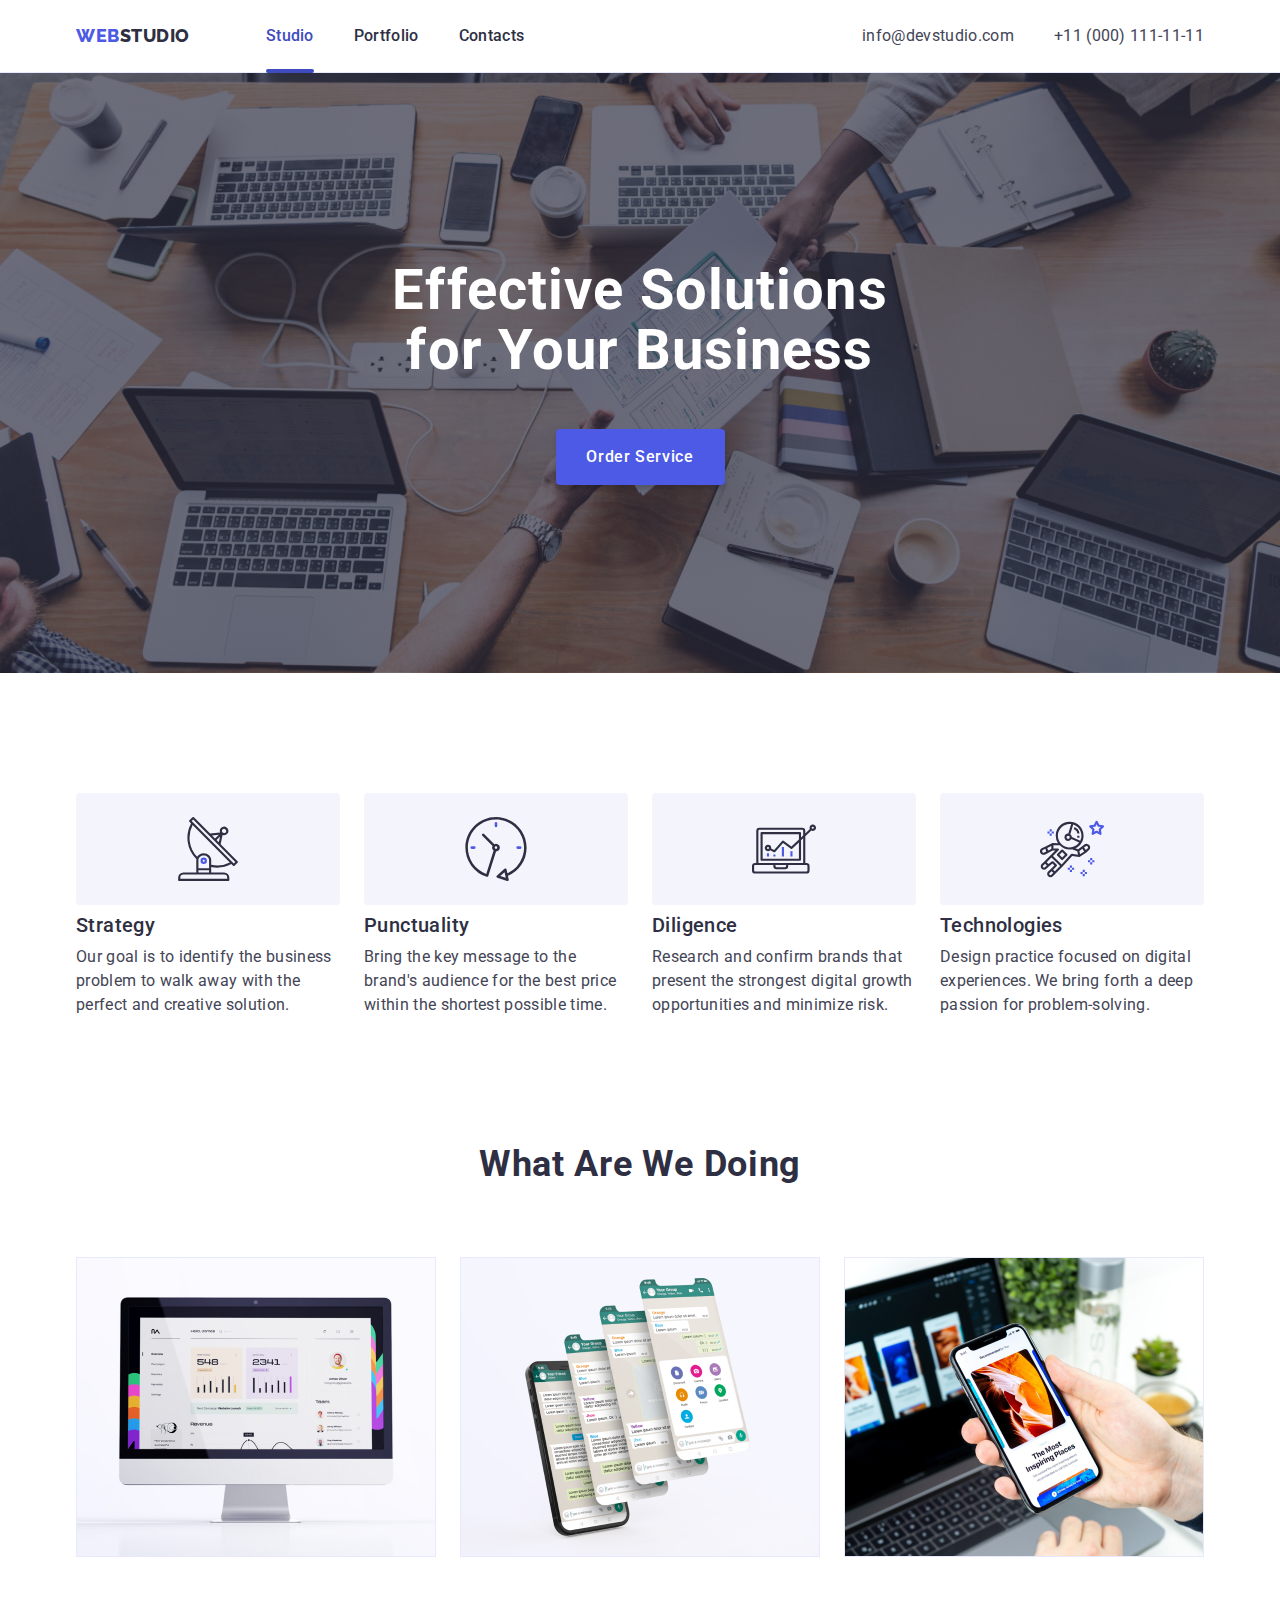
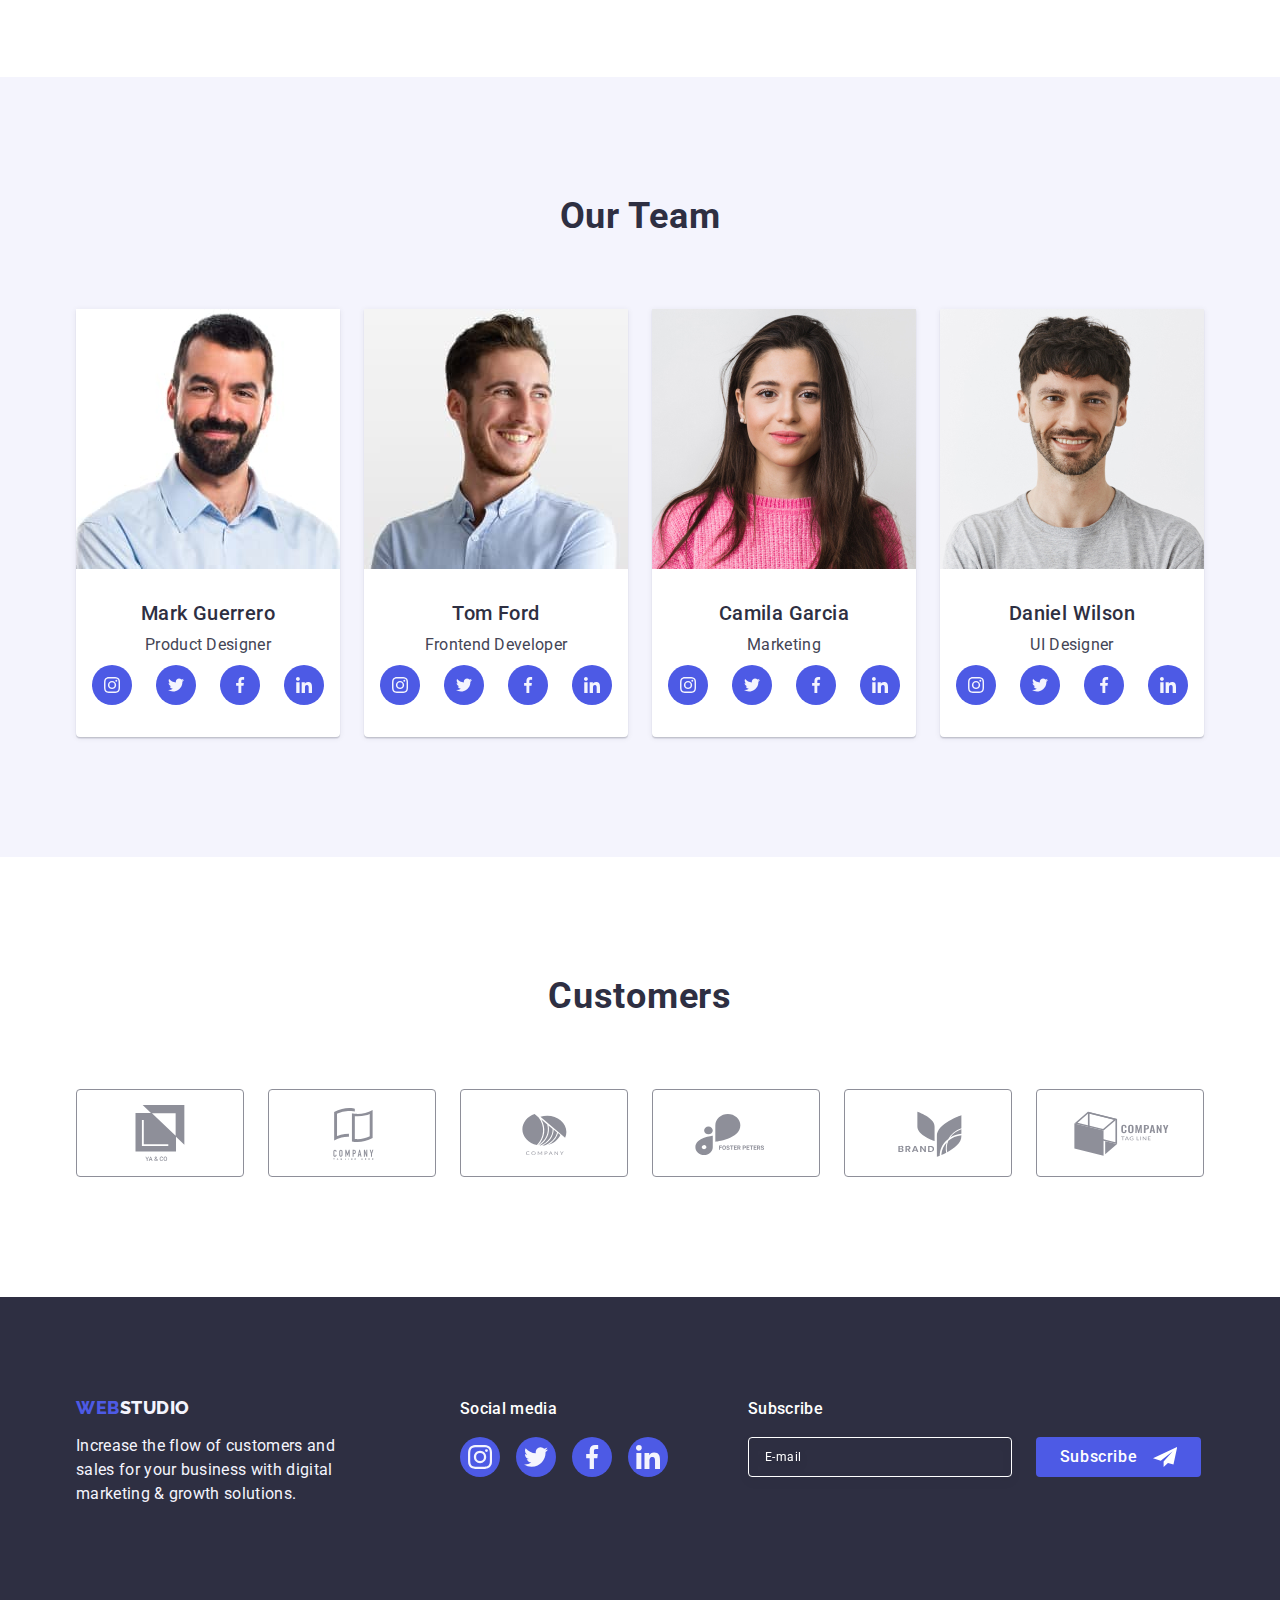
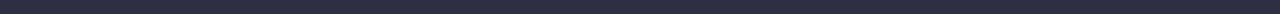
<file: index.html>
<!DOCTYPE html>
<html lang="en">
  <head>
    <meta charset="UTF-8" />
    <meta http-equiv="X-UA-Compatible" content="IE=edge" />
    <meta name="viewport" content="width=device-width, initial-scale=1.0" />
    <title>Document</title>
    <link
      rel="stylesheet"
      href="https://cdnjs.cloudflare.com/ajax/libs/modern-normalize/1.0.0/modern-normalize.min.css"
    />
    <link rel="stylesheet" href="./css/style.css" />

    <link rel="preconnect" href="https://fonts.googleapis.com" />
    <link rel="preconnect" href="https://fonts.gstatic.com" crossorigin />
    <link
      href="https://fonts.googleapis.com/css2?family=Roboto:wght@400;500;700;900&display=swap"
      rel="stylesheet"
    />

    <link rel="preconnect" href="https://fonts.googleapis.com" />
    <link rel="preconnect" href="https://fonts.gstatic.com" crossorigin />
    <link
      href="https://fonts.googleapis.com/css2?family=Raleway:wght@800&display=swap"
      rel="stylesheet"
    />
  </head>

  <body class="main-page">
    <header class="main-header">
      <div class="container head">
        <nav class="main-navigation">
          <a class="logo-header link" href="./index.html"
            >Web<span class="logo first-letter">Studio</span></a
          >
          <ul class="list navigation">
            <li class="item-head">
              <a class="link head-link head-link-pseudo" href="./index.html"
                >Studio</a
              >
            </li>
            <li class="item-head">
              <a class="link head-link" href="./portfolio.html">Portfolio</a>
            </li>
            <li class="item-head">
              <a class="link head-link" href="">Contacts</a>
            </li>
          </ul>
        </nav>

        <address class="addres-head">
          <ul class="list list-addres-head">
            <li class="list-addres">
              <a class="link addres" href="mailto:info@devstudio.com"
                >info@devstudio.com</a
              >
            </li>

            <li class="list-addres">
              <a class="link addres" href="tel:+110001111111"
                >+11 (000) 111-11-11</a
              >
            </li>
          </ul>
        </address>
      </div>
    </header>

    <main>
      <section class="section-one">
        <div class="container">
          <h1 class="title">Effective Solutions for Your Business</h1>
          <button class="order-button" type="button" data-modal-open>
            Order Service
          </button>
        </div>
      </section>

      <section class="section-two">
        <div class="container">
          <h2 class="visually-hidden">Values</h2>
          <ul class="list list-advantages">
            <li class="list-group">
              <div class="svg-group">
                <svg class="svg-section-two" width="64" height="64">
                  <use href="./images/icons.svg#icon-antenna-1"></use>
                </svg>
              </div>
              <h3 class="title-three">Strategy</h3>
              <p class="description text-sectiontwo">
                Our goal is to identify the business problem to walk away with
                the perfect and creative solution.
              </p>
            </li>

            <li class="list-group">
              <div class="svg-group">
                <svg class="svg-section-two" width="64" height="64">
                  <use href="./images/icons.svg#icon-clock-1"></use>
                </svg>
              </div>
              <h3 class="title-three">Punctuality</h3>
              <p class="description text-sectiontwo">
                Bring the key message to the brand's audience for the best price
                within the shortest possible time.
              </p>
            </li>

            <li class="list-group">
              <div class="svg-group">
                <svg class="svg-section-two" width="64" height="64">
                  <use href="./images/icons.svg#icon-diagram-1"></use>
                </svg>
              </div>
              <h3 class="title-three">Diligence</h3>
              <p class="description text-sectiontwo">
                Research and confirm brands that present the strongest digital
                growth opportunities and minimize risk.
              </p>
            </li>

            <li class="list-group">
              <div class="svg-group">
                <svg class="svg-section-two" width="64" height="64">
                  <use href="./images/icons.svg#icon-astronaut-1"></use>
                </svg>
              </div>
              <h3 class="title-three">Technologies</h3>
              <p class="description text-sectiontwo">
                Design practice focused on digital experiences. We bring forth a
                deep passion for problem-solving.
              </p>
            </li>
          </ul>
        </div>
      </section>

      <section class="section-three">
        <div class="container">
          <h2 class="title-two">What are we doing</h2>
          <ul class="list image-gad">
            <li class="list-device">
              <img src="./images/img1.jpg" alt="iMac" width="360" />
            </li>

            <li class="list-device">
              <img src="./images/img2.jpg" alt="mobile" width="360" />
            </li>

            <li class="list-device">
              <img
                src="./images/img3.jpg"
                alt="mobile and notebook"
                width="360"
              />
            </li>
          </ul>
        </div>
      </section>

      <section class="section-four">
        <div class="container">
          <h2 class="title-two titl-team">Our Team</h2>
          <ul class="list teams-list">
            <li class="list-img">
              <img
                class="team-photo"
                src="./images/m.jpg"
                alt="Mark Guero"
                width="264"
              />
              <div class="team-workers">
                <h3 class="title-three team-name">Mark Guerrero</h3>
                <p class="description team-skill">Product Designer</p>
                <ul class="list list-social-group">
                  <li class="item-social-group">
                    <a class="link-social-group" href="">
                      <svg class="svg-social-group" width="16" height="16">
                        <use href="./images/icons.svg#icon-instagram-2"></use>
                      </svg>
                    </a>
                  </li>
                  <li class="item-social-group">
                    <a class="link-social-group" href="">
                      <svg class="svg-social-group" width="16" height="16">
                        <use href="./images/icons.svg#icon-twitter-1"></use>
                      </svg>
                    </a>
                  </li>
                  <li class="item-social-group">
                    <a class="link-social-group" href="">
                      <svg class="svg-social-group" width="16" height="16">
                        <use href="./images/icons.svg#icon-facebook-1"></use>
                      </svg>
                    </a>
                  </li>
                  <li class="item-social-group">
                    <a class="link-social-group" href="">
                      <svg class="svg-social-group" width="16" height="16">
                        <use href="./images/icons.svg#icon-linkedin-1"></use>
                      </svg>
                    </a>
                  </li>
                </ul>
              </div>
            </li>

            <li class="list-img">
              <img
                class="team-photo"
                src="./images/t.jpg"
                alt="Tom Ford"
                width="264"
              />
              <div class="team-workers">
                <h3 class="title-three team-name">Tom Ford</h3>
                <p class="description team-skill">Frontend Developer</p>
                <ul class="list list-social-group">
                  <li class="item-social-group">
                    <a class="link-social-group" href="">
                      <svg class="svg-social-group" width="16" height="16">
                        <use href="./images/icons.svg#icon-instagram-2"></use>
                      </svg>
                    </a>
                  </li>
                  <li class="item-social-group">
                    <a class="link-social-group" href="">
                      <svg class="svg-social-group" width="16" height="16">
                        <use href="./images/icons.svg#icon-twitter-1"></use>
                      </svg>
                    </a>
                  </li>
                  <li class="item-social-group">
                    <a class="link-social-group" href="">
                      <svg class="svg-social-group" width="16" height="16">
                        <use href="./images/icons.svg#icon-facebook-1"></use>
                      </svg>
                    </a>
                  </li>
                  <li class="item-social-group">
                    <a class="link-social-group" href="">
                      <svg class="svg-social-group" width="16" height="16">
                        <use href="./images/icons.svg#icon-linkedin-1"></use>
                      </svg>
                    </a>
                  </li>
                </ul>
              </div>
            </li>

            <li class="list-img">
              <img
                class="team-photo"
                src="./images/c.jpg"
                alt="Camila garcia"
                width="264"
              />
              <div class="team-workers">
                <h3 class="title-three team-name">Camila Garcia</h3>
                <p class="description team-skill">Marketing</p>
                <ul class="list list-social-group">
                  <li class="item-social-group">
                    <a class="link-social-group" href="">
                      <svg class="svg-social-group" width="16" height="16">
                        <use href="./images/icons.svg#icon-instagram-2"></use>
                      </svg>
                    </a>
                  </li>
                  <li class="item-social-group">
                    <a class="link-social-group" href="">
                      <svg class="svg-social-group" width="16" height="16">
                        <use href="./images/icons.svg#icon-twitter-1"></use>
                      </svg>
                    </a>
                  </li>
                  <li class="item-social-group">
                    <a class="link-social-group" href="">
                      <svg class="svg-social-group" width="16" height="16">
                        <use href="./images/icons.svg#icon-facebook-1"></use>
                      </svg>
                    </a>
                  </li>
                  <li class="item-social-group">
                    <a class="link-social-group" href="">
                      <svg class="svg-social-group" width="16" height="16">
                        <use href="./images/icons.svg#icon-linkedin-1"></use>
                      </svg>
                    </a>
                  </li>
                </ul>
              </div>
            </li>

            <li class="list-img">
              <img
                class="team-photo"
                src="./images/d.jpg"
                alt="Daniel Wilson"
                width="264"
              />
              <div class="team-workers">
                <h3 class="title-three team-name">Daniel Wilson</h3>
                <p class="description team-skill">UI Designer</p>
                <ul class="list list-social-group">
                  <li class="item-social-group">
                    <a class="link-social-group" href="">
                      <svg class="svg-social-group" width="16" height="16">
                        <use href="./images/icons.svg#icon-instagram-2"></use>
                      </svg>
                    </a>
                  </li>
                  <li class="item-social-group">
                    <a class="link-social-group" href="">
                      <svg class="svg-social-group" width="16" height="16">
                        <use href="./images/icons.svg#icon-twitter-1"></use>
                      </svg>
                    </a>
                  </li>
                  <li class="item-social-group">
                    <a class="link-social-group" href="">
                      <svg class="svg-social-group" width="16" height="16">
                        <use href="./images/icons.svg#icon-facebook-1"></use>
                      </svg>
                    </a>
                  </li>
                  <li class="item-social-group">
                    <a class="link-social-group" href="">
                      <svg class="svg-social-group" width="16" height="16">
                        <use href="./images/icons.svg#icon-linkedin-1"></use>
                      </svg>
                    </a>
                  </li>
                </ul>
              </div>
            </li>
          </ul>
        </div>
      </section>

      <section class="section-five">
        <div class="container">
          <h2 class="title-section-five">Customers</h2>
          <ul class="list list-section-five">
            <li class="item-section-five">
              <a class="link-section-five" href="#">
                <svg class="svg-section-five" width="104" height="56">
                  <use href="./images/icons.svg#icon-group-1"></use>
                </svg>
              </a>
            </li>

            <li class="item-section-five">
              <a class="link-section-five" href="#">
                <svg class="svg-section-five" width="104" height="56">
                  <use href="./images/icons.svg#icon-group-2"></use>
                </svg>
              </a>
            </li>

            <li class="item-section-five">
              <a class="link-section-five" href="#">
                <svg class="svg-section-five" width="104" height="56">
                  <use href="./images/icons.svg#icon-group-3"></use>
                </svg>
              </a>
            </li>

            <li class="item-section-five">
              <a class="link-section-five" href="#">
                <svg class="svg-section-five" width="104" height="56">
                  <use href="./images/icons.svg#icon-group-4"></use>
                </svg>
              </a>
            </li>

            <li class="item-section-five">
              <a class="link-section-five" href="#">
                <svg class="svg-section-five" width="104" height="56">
                  <use href="./images/icons.svg#icon-group-5"></use>
                </svg>
              </a>
            </li>

            <li class="item-section-five">
              <a class="link-section-five" href="#">
                <svg class="svg-section-five" width="104" height="56">
                  <use href="./images/icons.svg#icon-group-6"></use>
                </svg>
              </a>
            </li>
          </ul>
        </div>
      </section>
    </main>

    <footer class="footer-main">
      <div class="container content-footer">
        <div class="descr-footer">
          <a class="link footer-logo" href="./index.html"
            >Web<span class="foter-first">Studio</span></a
          >
          <p class="description guide">
            Increase the flow of customers and sales for your business with
            digital marketing & growth solutions.
          </p>
        </div>
        <div class="social-footer">
          <p class="title-footer-right">Social media</p>
          <ul class="list list-footer">
            <li class="item-footer">
              <a class="link-footer" href="#">
                <svg class="svg-footer" width="24" height="24">
                  <use href="./images/icons.svg#icon-instagram-2"></use>
                </svg>
              </a>
            </li>
            <li class="item-footer">
              <a class="link-footer" href="#">
                <svg class="svg-footer" width="24" height="24">
                  <use href="./images/icons.svg#icon-twitter-1"></use>
                </svg>
              </a>
            </li>
            <li class="item-footer">
              <a class="link-footer" href="#">
                <svg class="svg-footer" width="24" height="24">
                  <use href="./images/icons.svg#icon-facebook-1"></use>
                </svg>
              </a>
            </li>
            <li class="item-footer">
              <a class="link-footer" href="#">
                <svg class="svg-footer" width="24" height="24">
                  <use href="./images/icons.svg#icon-linkedin-1"></use>
                </svg>
              </a>
            </li>
          </ul>
        </div>
        <div class="message-footer">
          <p class="descr-form-footer">Subscribe</p>
          <form class="form-footer">
            <label class="label-form-footer">
              <input
                class="input-form-footer"
                type="email"
                name="subscribe"
                placeholder="E-mail"
              />
            </label>
            <button class="btn-form-footer" type="submit">
              Subscribe
              <svg class="svg-btn-footer" width="24" height="24">
                <use href="./images/icons.svg#icon-icon-telegramm"></use>
              </svg>
            </button>
          </form>
        </div>
      </div>
    </footer>

    <div class="backdrop is-hidden" data-modal>
      <div class="modal-element">
        <button class="button-closed" type="button" data-modal-close>
          <svg class="svg-modal" width="8" height="8">
            <use href="./images/icons.svg#icon-close-black"></use>
          </svg>
        </button>

        <p class="title-form">Leave your contacts and we will call you back</p>

        <form class="contact-form">
          <div class="contact-form-wrapper">
            <label class="contact-label" for="user-name">Name</label>
            <div class="input-svg-wrapper">
              <input
                id="user-name"
                class="contact-form-input"
                type="text"
                name="user-name"
                required
              />
              <svg class="icon-form" width="18" height="24">
                <use href="./images/icons.svg#icon-person"></use>
              </svg>
            </div>
          </div>

          <div class="contact-form-wrapper">
            <label class="contact-label" for="user-phone">Phone</label>
            <div class="input-svg-wrapper">
              <input
                id="user-phone"
                class="contact-form-input"
                type="tel"
                name="user_phone"
                required
              />
              <svg class="icon-form" width="18" height="24">
                <use href="./images/icons.svg#icon-phone"></use>
              </svg>
            </div>
          </div>

          <div class="contact-form-wrapper">
            <label class="contact-label" for="user-email">Email</label>
            <div class="input-svg-wrapper">
              <input
                id="user-email"
                class="contact-form-input"
                type="email"
                name="user_email"
                required
              />
              <svg class="icon-form" width="18" height="24">
                <use href="./images/icons.svg#icon-email"></use>
              </svg>
            </div>
          </div>

          <div class="texteria-wrapper">
            <label class="contact-label" for="user-comment">Comment</label>
            <textarea
              id="user-comment"
              class="contact-form-textarea"
              name="user-comment"
              placeholder="Text input"
            ></textarea>
          </div>

          <div class="agreement-wrapper">
            <input
              id="user-privacy"
              name="user-privacy"
              value="true"
              class="contact-form-checkbox visually-hidden"
              type="checkbox"
            />
            <label class="agreement-form" for="user-privacy">
              <span class="descr-form">
                <svg class="svg-agreement-form" width="10" height="8">
                  <use href="./images/icons.svg#icon-checkbox"></use>
                </svg>
              </span>
              I accept the terms and conditions of the&nbsp;
              <a class="link-descr-form" href="#">Privacy Policy</a>
            </label>
          </div>

          <button class="contact-form-button" type="submit">Send</button>
        </form>
      </div>
    </div>
    <script src="./modal.js"></script>
  </body>
</html>
</file>
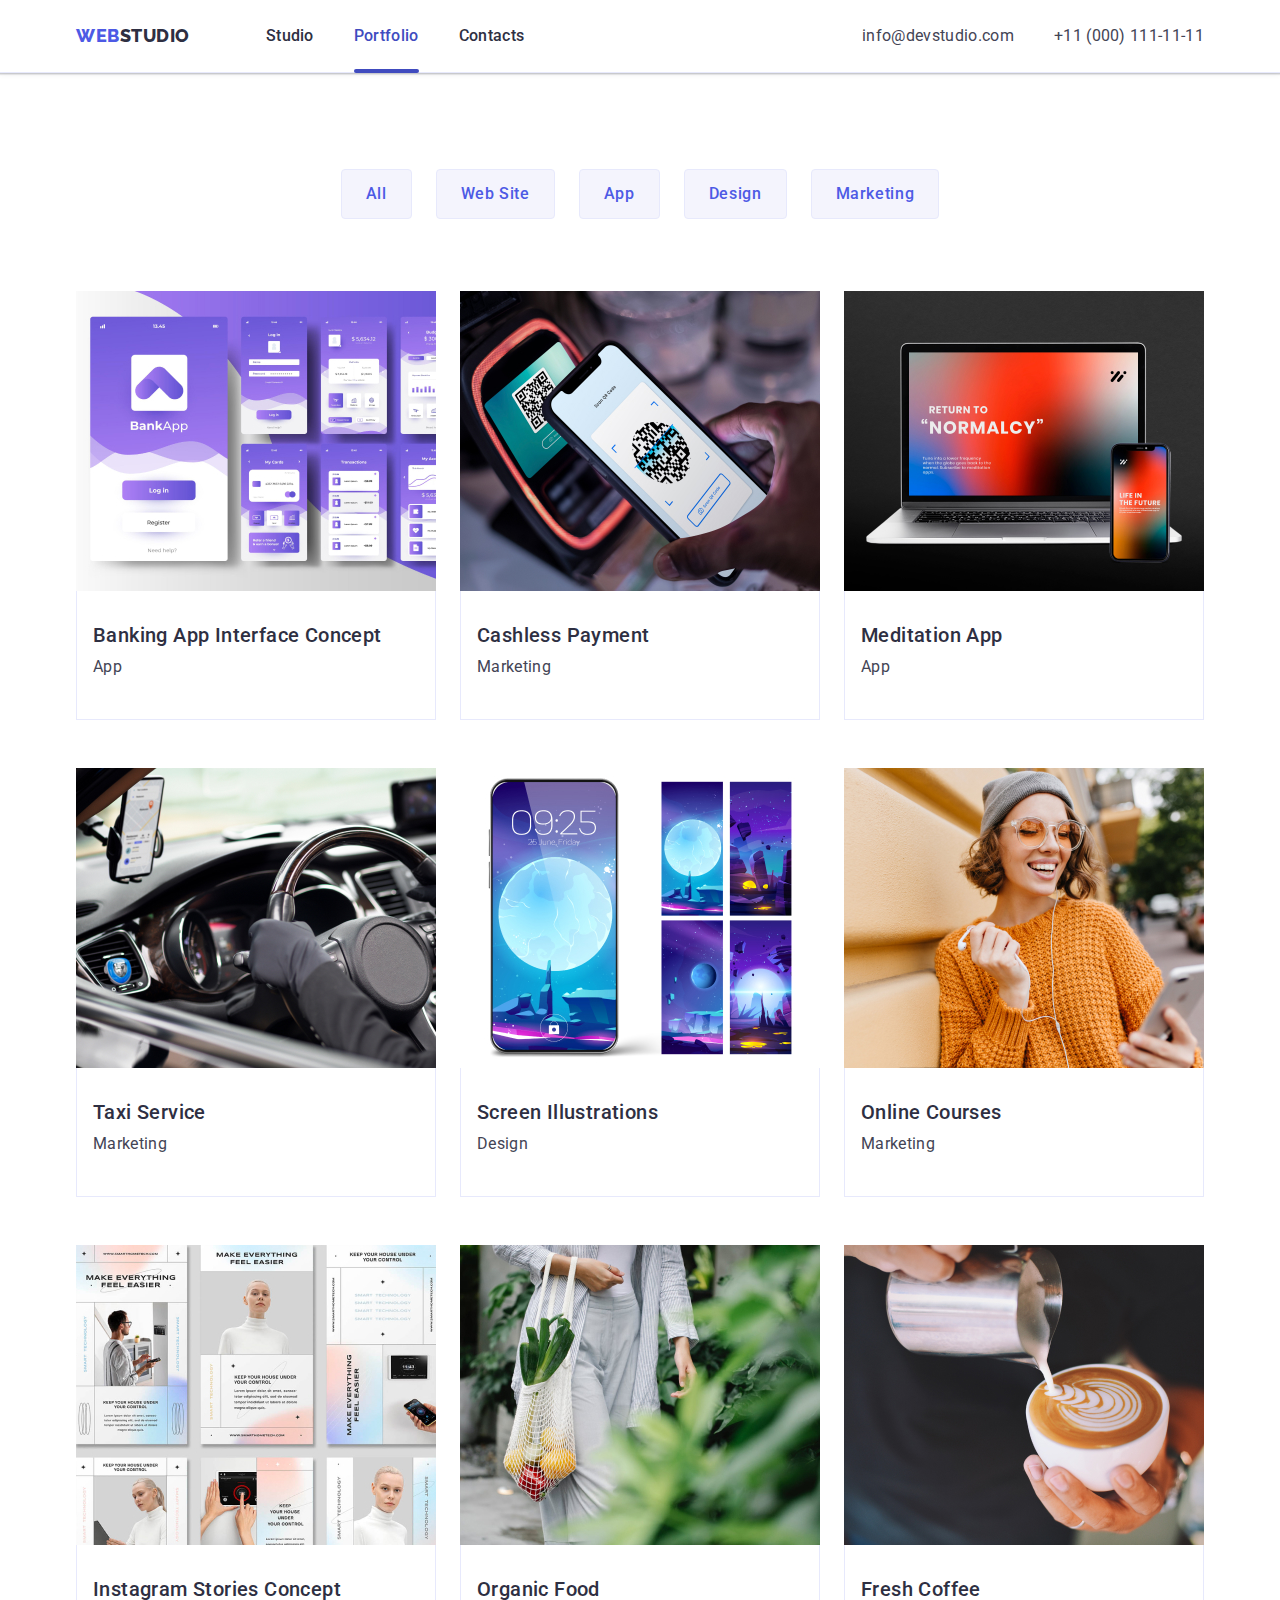
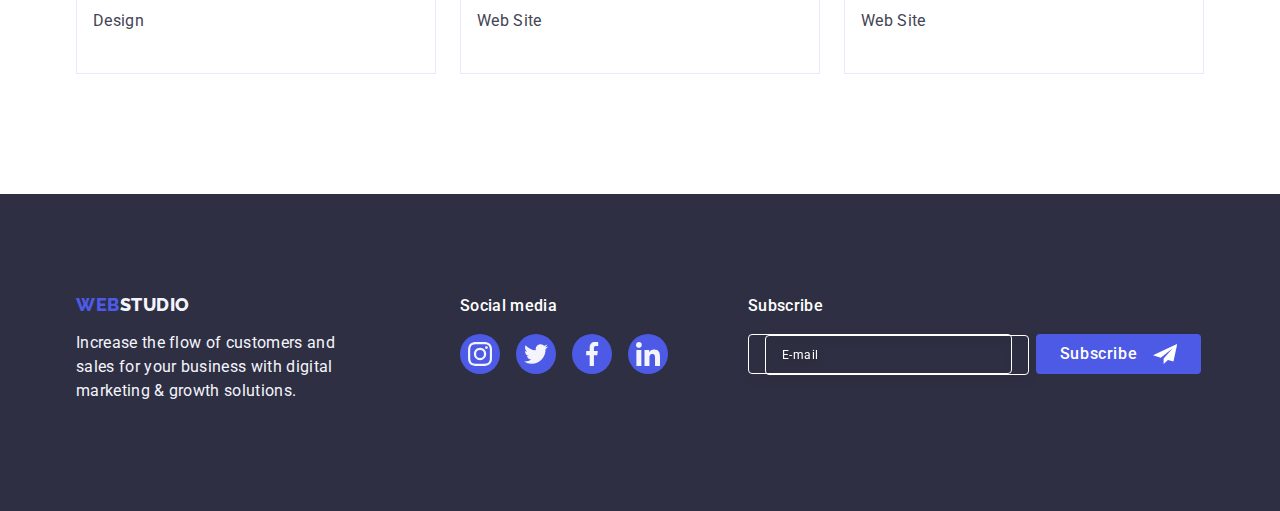
<file: portfolio.html>
<!DOCTYPE html>
<html lang="en">
  <head>
    <meta charset="UTF-8" />
    <meta http-equiv="X-UA-Compatible" content="IE=edge" />
    <meta name="viewport" content="width=device-width, initial-scale=1.0" />
    <title>Portfolio</title>
    <link
      rel="stylesheet"
      href="https://cdnjs.cloudflare.com/ajax/libs/modern-normalize/1.0.0/modern-normalize.min.css"
    />
    <link rel="stylesheet" href="./css/style.css" />
    <link rel="preconnect" href="https://fonts.googleapis.com" />
    <link rel="preconnect" href="https://fonts.gstatic.com" crossorigin />
    <link
      href="https://fonts.googleapis.com/css2?family=Roboto:wght@400;500;700;900&display=swap"
      rel="stylesheet"
    />

    <link rel="preconnect" href="https://fonts.googleapis.com" />
    <link rel="preconnect" href="https://fonts.gstatic.com" crossorigin />
    <link
      href="https://fonts.googleapis.com/css2?family=Raleway:wght@800&display=swap"
      rel="stylesheet"
    />
  </head>

  <body class="main-page">
    <header class="main-header">
      <div class="container head">
        <nav class="navigation">
          <a class="logo-header link" href="./index.html"
            >Web<span class="logo first-letter">Studio</span></a
          >
          <ul class="list navigation">
            <li class="item-head">
              <a class="link head-link" href="./index.html">Studio</a>
            </li>
            <li class="item-head">
              <a class="link head-link head-link-pseudo" href="./portfolio.html"
                >Portfolio</a
              >
            </li>
            <li class="item-head">
              <a class="link head-link" href="">Contacts</a>
            </li>
          </ul>
        </nav>

        <address class="addres-head">
          <ul class="list list-addres-head">
            <li class="list-addres">
              <a class="link addres" href="mailto:info@devstudio.com"
                >info@devstudio.com</a
              >
            </li>
            <li class="list-addres">
              <a class="link addres" href="tel:+110001111111"
                >+11 (000) 111-11-11</a
              >
            </li>
          </ul>
        </address>
      </div>
    </header>

    <main>
      <section class="section-portfolio">
        <div class="container">
          <h1 class="visually-hidden">Portfolio</h1>
          <ul class="list list-buttons">
            <li>
              <button class="buttons" type="button">All</button>
            </li>
            <li>
              <button class="buttons" type="button">Web Site</button>
            </li>
            <li>
              <button class="buttons" type="button">App</button>
            </li>
            <li>
              <button class="buttons" type="button">Design</button>
            </li>
            <li>
              <button class="buttons" type="button">Marketing</button>
            </li>
          </ul>

          <ul class="list list-portfolio">
            <li class="item-portfolio">
              <a class="link link-portfolio" href="">
                <div class="portfolio-transformation">
                  <img
                    class="image-portfolio"
                    src="./images/bankingapp.jpg"
                    alt="Banking App Interface Concept"
                    width="360"
                  />
                  <p class="descr-transfomation">
                    14 Stylish and User-Friendly App Design Concepts · Task
                    Manager App · Calorie Tracker App · Exotic Fruit Ecommerce
                    App · Cloud Storage App
                  </p>
                </div>
                <div class="portfolio-content">
                  <h2 class="title-twoportfolio">
                    Banking App Interface Concept
                  </h2>
                  <p class="description description-portfolio">App</p>
                </div>
              </a>
            </li>

            <li class="item-portfolio">
              <a class="link link-portfolio" href="">
                <div class="portfolio-transformation">
                  <img
                    class="image-portfolio"
                    src="./images/imgcp.jpg"
                    alt="Cashless Payment"
                    width="360"
                  />
                  <p class="descr-transfomation">
                    14 Stylish and User-Friendly App Design Concepts · Task
                    Manager App · Calorie Tracker App · Exotic Fruit Ecommerce
                    App · Cloud Storage App
                  </p>
                </div>
                <div class="portfolio-content">
                  <h2 class="title-twoportfolio">Cashless Payment</h2>
                  <p class="description description-portfolio">Marketing</p>
                </div>
              </a>
            </li>

            <li class="item-portfolio">
              <a class="link link-portfolio" href="">
                <div class="portfolio-transformation">
                  <img
                    class="image-portfolio"
                    src="./images/imgma.jpg"
                    alt="Meditaion App"
                    width="360"
                  />
                  <p class="descr-transfomation">
                    14 Stylish and User-Friendly App Design Concepts · Task
                    Manager App · Calorie Tracker App · Exotic Fruit Ecommerce
                    App · Cloud Storage App
                  </p>
                </div>
                <div class="portfolio-content">
                  <h2 class="title-twoportfolio">Meditation App</h2>
                  <p class="description description-portfolio">App</p>
                </div>
              </a>
            </li>

            <li class="item-portfolio">
              <a class="link link-portfolio" href="">
                <div class="portfolio-transformation">
                  <img
                    class="image-portfolio"
                    src="./images/imgts.jpg"
                    alt="Taxi Service"
                    width="360"
                  />
                  <p class="descr-transfomation">
                    14 Stylish and User-Friendly App Design Concepts · Task
                    Manager App · Calorie Tracker App · Exotic Fruit Ecommerce
                    App · Cloud Storage App
                  </p>
                </div>
                <div class="portfolio-content">
                  <h2 class="title-twoportfolio">Taxi Service</h2>
                  <p class="description description-portfolio">Marketing</p>
                </div>
              </a>
            </li>

            <li class="item-portfolio">
              <a class="link link-portfolio" href="">
                <div class="portfolio-transformation">
                  <img
                    src="./images/imgsi.jpg"
                    alt="Screen illustrations"
                    width="360"
                    class="image-portfolio"
                  />
                  <p class="descr-transfomation">
                    14 Stylish and User-Friendly App Design Concepts · Task
                    Manager App · Calorie Tracker App · Exotic Fruit Ecommerce
                    App · Cloud Storage App
                  </p>
                </div>
                <div class="portfolio-content">
                  <h2 class="title-twoportfolio">Screen Illustrations</h2>
                  <p class="description description-portfolio">Design</p>
                </div>
              </a>
            </li>

            <li class="item-portfolio">
              <a class="link link-portfolio" href="">
                <div class="portfolio-transformation">
                  <img
                    src="./images/imgoc.jpg"
                    alt="Online Courses"
                    width="360"
                    class="image-portfolio"
                  />
                  <p class="descr-transfomation">
                    14 Stylish and User-Friendly App Design Concepts · Task
                    Manager App · Calorie Tracker App · Exotic Fruit Ecommerce
                    App · Cloud Storage App
                  </p>
                </div>
                <div class="portfolio-content">
                  <h2 class="title-twoportfolio">Online Courses</h2>
                  <p class="description description-portfolio">Marketing</p>
                </div>
              </a>
            </li>

            <li class="item-portfolio">
              <a class="link link-portfolio" href="">
                <div class="portfolio-transformation">
                  <img
                    src="./images/imgisc.jpg"
                    alt="Instagram Stories Concept"
                    width="360"
                    class="image-portfolio"
                  />
                  <p class="descr-transfomation">
                    14 Stylish and User-Friendly App Design Concepts · Task
                    Manager App · Calorie Tracker App · Exotic Fruit Ecommerce
                    App · Cloud Storage App
                  </p>
                </div>
                <div class="portfolio-content">
                  <h2 class="title-twoportfolio">Instagram Stories Concept</h2>
                  <p class="description description-portfolio">Design</p>
                </div>
              </a>
            </li>

            <li class="item-portfolio">
              <a class="link link-portfolio" href="">
                <div class="portfolio-transformation">
                  <img
                    src="./images/img.jpg"
                    alt="Organic Food"
                    width="360"
                    class="image-portfolio"
                  />
                  <p class="descr-transfomation">
                    14 Stylish and User-Friendly App Design Concepts · Task
                    Manager App · Calorie Tracker App · Exotic Fruit Ecommerce
                    App · Cloud Storage App
                  </p>
                </div>
                <div class="portfolio-content">
                  <h2 class="title-twoportfolio">Organic Food</h2>
                  <p class="description description-portfolio">Web Site</p>
                </div>
              </a>
            </li>

            <li class="item-portfolio">
              <a class="link link-portfolio" href="">
                <div class="portfolio-transformation">
                  <img
                    src="./images/imgfc.jpg"
                    alt="Fresh Coffee"
                    width="360"
                    class="image-portfolio"
                  />
                  <p class="descr-transfomation">
                    14 Stylish and User-Friendly App Design Concepts · Task
                    Manager App · Calorie Tracker App · Exotic Fruit Ecommerce
                    App · Cloud Storage App
                  </p>
                </div>
                <div class="portfolio-content">
                  <h2 class="title-twoportfolio">Fresh Coffee</h2>
                  <p class="description description-portfolio">Web Site</p>
                </div>
              </a>
            </li>
          </ul>
        </div>
      </section>
    </main>

    <footer class="footer-main">
      <div class="container content-footer">
        <div class="descr-footer">
          <a class="link footer-logo" href="./index.html"
            >Web<span class="foter-first">Studio</span></a
          >
          <p class="description guide">
            Increase the flow of customers and sales for your business with
            digital marketing & growth solutions.
          </p>
        </div>
        <div class="social-footer">
          <p class="title-footer-right">Social media</p>
          <ul class="list list-footer">
            <li class="item-footer">
              <a class="link-footer" href="#">
                <svg class="svg-footer" width="24" height="24">
                  <use href="./images/icons.svg#icon-instagram-2"></use>
                </svg>
              </a>
            </li>
            <li class="item-footer">
              <a class="link-footer" href="#">
                <svg class="svg-footer" width="24" height="24">
                  <use href="./images/icons.svg#icon-twitter-1"></use>
                </svg>
              </a>
            </li>
            <li class="item-footer">
              <a class="link-footer" href="#">
                <svg class="svg-footer" width="24" height="24">
                  <use href="./images/icons.svg#icon-facebook-1"></use>
                </svg>
              </a>
            </li>
            <li class="item-footer">
              <a class="link-footer" href="#">
                <svg class="svg-footer" width="24" height="24">
                  <use href="./images/icons.svg#icon-linkedin-1"></use>
                </svg>
              </a>
            </li>
          </ul>
        </div>
        <div class="message-footer">
          <p class="descr-form-footer">Subscribe</p>
          <form class="form-footer">
            <label class="input-form-footer">
              <input
                class="input-form-footer"
                type="email"
                name="subscribe"
                placeholder="E-mail"
              />
            </label>
            <button class="btn-form-footer" type="submit">
              Subscribe
              <svg class="svg-btn-footer" width="24" height="24">
                <use href="./images/icons.svg#icon-icon-telegramm"></use>
              </svg>
            </button>
          </form>
        </div>
      </div>
    </footer>
  </body>
</html>
</file>
<file: css/style.css>
:root {
  --iris-color: #4d5ae5;
  --ocean-color: #404bbf;
  --navyblue-color: #2e2f42;
  --meantgreen-color: #31d0aa;
  --slate-color: #434455;
  --white-color: #fff;
  --graywhite-color: #f4f4fd;
  --border-for-icons: #8e8f99;
}

img {
  display: block;
}

h1,
h2,
h3,
h4,
h5,
h6,
p,
ul {
  margin: 0;
  padding: 0;
}

.main-page {
  font-family: 'Roboto', sans-serif;
  color: var(--slate-color);
  background-color: var(--white-color);
  margin-left: auto;
  margin-right: auto;
}

.link {
  text-decoration: none;
}

.list {
  list-style: none;
}

.container {
  width: 1158px;
  margin: 0 auto;
  padding: 0 15px;
}

/* HEADER */
.main-header {
  border-bottom: 1px solid #e7e9fc;
  box-shadow: 0px 2px 1px rgba(46, 47, 66, 0.08),
    0px 1px 1px rgba(46, 47, 66, 0.16), 0px 1px 6px rgba(46, 47, 66, 0.08);
}

.head {
  display: flex;
  align-items: center;
}

.main-navigation {
  display: flex;
  align-items: center;
}

.logo-header {
  font-family: 'Raleway', sans-serif;
  font-weight: 800;
  font-size: 18px;
  line-height: 1.17;
  letter-spacing: 0.03em;
  text-transform: uppercase;
  text-decoration: none;
  color: var(--iris-color);
  margin-right: 76px;
}

.first-letter {
  color: var(--navyblue-color);
}

.navigation {
  display: flex;
  align-items: center;
}

.item-head:not(:last-child) {
  margin-right: 40px;
}

.head-link {
  position: relative;
  display: block;
  padding-top: 24px;
  padding-bottom: 24px;
  color: var(--navyblue-color);
  font-weight: 500;
  font-size: 16px;
  line-height: 1.5;
  letter-spacing: 0.02em;
  transition: color 250ms cubic-bezier(0.4, 0, 0.2, 1);
}

.head-link:hover,
.head-link:focus .head-link:active {
  color: var(--ocean-color);
}

.head-link-pseudo {
  color: var(--ocean-color);
}

.head-link-pseudo::after {
  content: '';
  display: block;
  position: absolute;
  left: 0;
  bottom: -1px;
  height: 4px;
  width: 100%;
  border-radius: 2px;
  background-color: var(--ocean-color);
}

.addres-head {
  margin-left: auto;
}

.list-addres-head {
  display: flex;
  align-items: center;
}

.list-addres:not(:last-child) {
  margin-right: 40px;
}

.addres {
  color: var(--slate-color);
  font-size: 16px;
  line-height: 1.5;
  letter-spacing: 0.02em;
  font-style: normal;
  transition: color 250ms cubic-bezier(0.4, 0, 0.2, 1);
}

.addres:hover,
.addres:focus,
.addres:active {
  color: var(--ocean-color);
}
/* HEADER */

/* MAIN */
/* SECTION-1 */
.section-one {
  background-color: var(--navyblue-color);
  background-image: linear-gradient(
      rgba(46, 47, 66, 0.7),
      rgba(46, 47, 66, 0.7)
    ),
    url(/images/background/people-office.jpg);
  background-repeat: no-repeat;
  background-position: center;
  background-size: cover;
  max-width: 1440px;
  margin-left: auto;
  margin-right: auto;
  padding-top: 188px;
  padding-bottom: 188px;
  text-align: center;
}

.title {
  margin-bottom: 48px;
  max-width: 496px;
  font-weight: 700;
  font-size: 56px;
  line-height: 1.07;
  letter-spacing: 0.02em;
  color: var(--white-color);
  margin-left: auto;
  margin-right: auto;
}

.order-button {
  display: block;
  margin-left: auto;
  margin-right: auto;
  min-width: 169px;
  height: 56px;
  border-radius: 4px;
  border: none;
  cursor: pointer;
  box-shadow: 0px 4px 4px rgba(0, 0, 0, 0.15);
  font-family: 'Roboto', sans-serif;
  font-weight: 500;
  background: var(--iris-color);
  color: var(--white-color);
  font-size: 16px;
  line-height: 1.5;
  letter-spacing: 0.04em;
  transition: background-color 250ms cubic-bezier(0.4, 0, 0.2, 1);
}

.order-button:hover,
.order-button:focus {
  background-color: var(--ocean-color);
}
/* SECTION-1 */

/* SECTION-2 */
.section-two {
  padding: 120px 0;
}

.svg-group {
  display: flex;
  align-items: center;
  justify-content: center;
  height: 112px;
  background-color: var(--graywhite-color);
  border-radius: 4px;
  margin-bottom: 8px;
}

.list-advantages {
  display: flex;
  gap: 24px;
}

.list-group {
  width: calc((100% - 72px) / 4);
}

.visually-hidden {
  position: absolute;
  width: 1px;
  height: 1px;
  margin: -1px;
  border: 0;
  padding: 0;
  white-space: nowrap;
  clip-path: inset(100%);
  clip: rect(0 0 0 0);
  overflow: hidden;
}

.text-sectiontwo {
  width: 264px;
}

/* SECTION-3 */
.section-three {
  background-color: var(--white-color);
  padding-bottom: 120px;
}

.image-gad {
  display: flex;
  gap: 24px;
}

.image-gad:first-child {
  width: calc((100% - 48px) / 3);
}

/* SECTION-4 */
.section-four {
  background-color: var(--graywhite-color);
  padding: 120px 0;
}

.teams-list {
  display: flex;
  gap: 24px;
}

.list-img {
  background-color: var(--white-color);
  display: flex;
  flex-direction: column;
  justify-content: center;
  align-items: center;
  background: #ffffff;
  box-shadow: 0px 1px 6px rgba(46, 47, 66, 0.08),
    0px 1px 1px rgba(46, 47, 66, 0.16), 0px 2px 1px rgba(46, 47, 66, 0.08);
  border-radius: 0px 0px 4px 4px;
}

.team-workers {
  padding: 32px 16px;
}

.team-name {
  text-align: center;
  margin-bottom: 8px;
}

.team-skill {
  text-align: center;
}

.list-social-group {
  display: flex;
  gap: 24px;
  justify-content: center;
}

.link-social-group {
  display: flex;
  justify-content: center;
  align-items: center;

  width: 40px;
  height: 40px;
  border-radius: 50%;
  background-color: var(--iris-color);
  transition: background-color 250ms cubic-bezier(0.4, 0, 0.2, 1);
}

.link-social-group:hover,
.link-social-group:focus {
  background-color: var(--ocean-color);
}

.svg-social-group {
  fill: var(--graywhite-color);
}
/* SECTION-4 */

.title-two {
  font-weight: 700;
  font-size: 36px;
  line-height: 1.11;
  letter-spacing: 0.02em;
  text-align: center;
  text-transform: capitalize;
  color: var(--navyblue-color);
  margin-bottom: 72px;
}

.title-three {
  font-weight: 500;
  font-size: 20px;
  line-height: 1.2;
  letter-spacing: 0.02em;
  text-transform: capitalize;
  color: var(--navyblue-color);
  margin-bottom: 8px;
}

.description {
  font-size: 16px;
  line-height: 1.5;
  letter-spacing: 0.02em;
  color: var(--slate-color);
  margin-bottom: 8px;
}

/* Section-5 */
.section-five {
  background-color: var(--white-color);
  padding: 120px 0;
}

.title-section-five {
  text-align: center;
  font-weight: 700;
  font-size: 36px;
  line-height: 1.11;
  text-align: center;
  letter-spacing: 0.02em;
  text-transform: capitalize;
  margin-bottom: 72px;
  color: var(--navyblue-color);
}

.list-section-five {
  display: flex;
  gap: 24px;
}

.item-section-five {
  height: 88px;
  width: calc((100% - 120px) / 6);
}

.link-section-five {
  display: flex;
  align-items: center;
  justify-content: center;
  width: 100%;
  height: 100%;
  color: var(--border-for-icons);
  border: 1px solid var(--border-for-icons);
  border-radius: 4px;
  transition: border-color 250ms cubic-bezier(0.4, 0, 0.2, 1),
    color 250ms cubic-bezier(0.4, 0, 0.2, 1);
}

.link-section-five:hover,
.link-section-five:focus {
  color: var(--ocean-color);
  border: 1px solid var(--ocean-color);
}

.svg-section-five {
  fill: currentColor;
}

/* MAIN */

/* MAIN-PORTFOLIO */
.visually-hidden {
  position: absolute;
  width: 1px;
  height: 1px;
  margin: -1px;
  border: 0;
  padding: 0;
  white-space: nowrap;
  clip-path: inset(100%);
  clip: rect(0 0 0 0);
  overflow: hidden;
}

.section-portfolio {
  padding-top: 96px;
  padding-bottom: 120px;
}

.buttons {
  font-family: 'Roboto', sans-serif;
  cursor: pointer;
  font-weight: 500;
  font-size: 16px;
  line-height: 1.5;
  letter-spacing: 0.04em;
  color: var(--iris-color);
  background-color: var(--graywhite-color);
  border: 1px solid #e7e9fc;
  border-radius: 4px;
  padding: 12px 24px;
  transition: color 250ms cubic-bezier(0.4, 0, 0.2, 1),
    background-color 250ms cubic-bezier(0.4, 0, 0.2, 1),
    border-color 250ms cubic-bezier(0.4, 0, 0.2, 1),
    box-shadow 250ms cubic-bezier(0.4, 0, 0.2, 1);
}

.buttons:hover,
.buttons:focus {
  color: var(--white-color);
  background-color: var(--ocean-color);
  border: 1px solid transparent;
  box-shadow: 0px 3px 1px rgba(0, 0, 0, 0.1), 0px 2px 1px rgba(0, 0, 0, 0.08),
    0px 2px 2px rgba(0, 0, 0, 0.12);
}

.list-buttons {
  display: flex;
  justify-content: center;
  gap: 24px;
  margin-bottom: 72px;
}

.list-portfolio {
  display: flex;
  flex-wrap: wrap;
  gap: 24px;
  row-gap: 48px;
}

.item-portfolio {
  width: calc((100% - 48px) / 3);
}

.link-portfolio {
  display: block;
  transition: box-shadow 250ms cubic-bezier(0.4, 0, 0.2, 1);
}

.link-portfolio:hover,
.link-portfolio:focus {
  box-shadow: 0px 1px 6px rgba(46, 47, 66, 0.08),
    0px 1px 1px rgba(46, 47, 66, 0.16), 0px 2px 1px rgba(46, 47, 66, 0.08);
}

.link-portfolio:hover .descr-transfomation,
.link-portfolio:focus .descr-transfomation {
  transform: translateY(0);
}

.portfolio-transformation {
  position: relative;
  overflow: hidden;
}

.descr-transfomation {
  position: absolute;
  top: 0;
  font-size: 16px;
  line-height: 1.5;
  letter-spacing: 0.02em;
  color: var(--graywhite-color);
  padding: 40px 32px;
  background-color: var(--iris-color);
  height: 100%;
  width: 100%;
  transform: translateY(100%);
  transition: transform 250ms cubic-bezier(0.4, 0, 0.2, 1);
}

.title-twoportfolio {
  margin-bottom: 8px;
  font-weight: 500;
  font-size: 20px;
  line-height: 1.2;
  letter-spacing: 0.02em;
  color: var(--navyblue-color);
}

.portfolio-content {
  padding: 32px 16px;
  border: 1px solid #e7e9fc;
  border-top: none;
}

/* MAIN-PORTFOLIO */

/* FOOTER */
.footer-main {
  background-color: var(--navyblue-color);
  text-align: start;
  padding: 100px 0;
}

.footer-logo {
  font-family: 'Raleway', sans-serif;
  text-decoration: none;
  font-weight: 800;
  font-size: 18px;
  line-height: 1.17;
  letter-spacing: 0.03em;
  text-transform: uppercase;
  color: var(--iris-color);
  margin-bottom: 16px;
  display: block;
}

.foter-first {
  color: var(--graywhite-color);
}

.guide {
  color: var(--graywhite-color);
  max-width: 264px;
}

.content-footer {
  display: flex;
  align-items: baseline;
}

.descr-footer {
  margin-right: 120px;
}

.title-footer-right {
  font-weight: 500;
  font-size: 16px;
  line-height: 1.5;
  letter-spacing: 0.02em;
  margin-bottom: 16px;

  color: var(--white-color);
}

.list-footer {
  display: flex;
  gap: 16px;
}

.link-footer {
  display: flex;
  justify-content: center;
  align-items: center;
  width: 40px;
  height: 40px;
  border-radius: 50%;
  background-color: var(--iris-color);
  transition: background-color 250ms cubic-bezier(0.4, 0, 0.2, 1);
}

.link-footer:hover,
.link-footer:focus {
  background-color: var(--meantgreen-color);
}

.svg-footer {
  fill: var(--graywhite-color);
}

.social-footer {
  margin-right: 80px;
}

.descr-form-footer {
  font-weight: 500;
  margin-bottom: 16px;
  font-size: 16px;
  line-height: 1.5;
  letter-spacing: 0.02em;
  color: var(--white-color);
}

.form-footer {
  display: flex;
  gap: 24px;
}

.input-form-footer {
  width: 264px;
  height: 40px;
  border: 1px solid var(--white-color);
  background-color: transparent;
  font-size: 12px;
  line-height: 1.5;
  letter-spacing: 0.04em;
  padding-left: 16px;
  filter: drop-shadow(0px 4px 4px rgba(0, 0, 0, 0.15));
  border-radius: 4px;
  color: var(--white-color);
}

.input-form-footer::placeholder {
  color: var(--white-color);
}

.btn-form-footer {
  display: flex;
  justify-content: center;
  align-items: center;
  font-family: 'Roboto', sans-serif;
  font-weight: 500;
  letter-spacing: 0.04em;
  cursor: pointer;
  color: var(--white-color);
  background-color: var(--iris-color);
  line-height: 1.5;
  font-size: 16px;
  min-width: 165px;
  height: 40px;
  border: none;
  border-radius: 4px;
}

.svg-btn-footer {
  margin-left: 16px;
}

/* MODAL ELEMENT */
.backdrop {
  position: fixed;
  top: 0;
  left: 0;
  width: 100%;
  height: 100%;
  background-color: rgba(46, 47, 66, 0.4);
  transition: opacity 250ms cubic-bezier(0.4, 0, 0.2, 1),
    visibility 250ms cubic-bezier(0.4, 0, 0.2, 1);
}

.is-hidden {
  opacity: 0;
  visibility: hidden;
  pointer-events: none;
}

.modal-element {
  padding: 72px 24px 24px 24px;
  position: absolute;
  top: 50%;
  left: 50%;
  transform: translate(-50%, -50%) scale(1);
  width: 408px;
  min-height: 584px;
  background-color: #fcfcfc;
  box-shadow: 0px 1px 1px rgba(0, 0, 0, 0.14), 0px 1px 3px rgba(0, 0, 0, 0.12),
    0px 2px 1px rgba(0, 0, 0, 0.2);
  border-radius: 4px;
  transition: transform 250ms cubic-bezier(0.4, 0, 0.2, 1);
}

.button-closed {
  position: absolute;
  top: 24px;
  right: 24px;
  width: 24px;
  height: 24px;
  border-radius: 50%;
  display: flex;
  justify-content: center;
  align-items: center;
  background-color: #e7e9fc;
  border: 1px solid rgba(0, 0, 0, 0.1);
  padding: 0;
  cursor: pointer;
  transition: background-color 250ms cubic-bezier(0.4, 0, 0.2, 1),
    border 250ms cubic-bezier(0.4, 0, 0.2, 1);
}

.button-closed:hover,
.button-closed:focus {
  background-color: var(--ocean-color);
  border: none;
  fill: #ffffff;
}

.svg-modal {
  transition: fill 250ms cubic-bezier(0.4, 0, 0.2, 1);
}

/* FORM */
.title-form {
  margin-bottom: 16px;
  width: 360px;
  font-style: normal;
  font-weight: 500;
  font-size: 16px;
  line-height: 1.5;
  text-align: center;
  letter-spacing: 0.02em;
  color: var(--navyblue-color);
}

.contact-label {
  display: block;
  margin-bottom: 4px;
  font-size: 12px;
  line-height: 1.17;
  letter-spacing: 0.04em;
  color: var(--border-for-icons);
}

.contact-form {
  margin: 0 auto;
}

.contact-form-wrapper {
  margin-bottom: 8px;
}

.input-svg-wrapper {
  position: relative;
}

.contact-form-input {
  width: 100%;
  height: 40px;
  border-radius: 4px;
  border: 1px solid rgba(46, 47, 66, 0.4);
  padding-left: 38px;
  transition: border-color 250ms cubic-bezier(0.4, 0, 0.2, 1);
  outline: transparent;
  background-color: transparent;
}

.icon-form {
  position: absolute;
  left: 16px;
  top: 50%;
  transform: translateY(-50%);
  transition: fill 250ms cubic-bezier(0.4, 0, 0.2, 1);
}

.contact-form-input:focus + .icon-form {
  fill: var(--iris-color);
}

.contact-form-input:focus {
  border-color: var(--iris-color);
}

.texteria-wrapper {
  margin-bottom: 16px;
}

.contact-form-textarea {
  height: 120px;
  width: 100%;
  resize: none;
  padding: 8px 16px;
  border: 1px solid rgba(46, 47, 66, 0.4);
  border-radius: 4px;
  font-size: 12px;
  line-height: 1.17;
  letter-spacing: 0.04em;
  background-color: transparent;
  outline: transparent;
  transition: border-color 250ms cubic-bezier(0.4, 0, 0.2, 1);
  color: rgba(46, 47, 66, 0.4);
}

.contact-form-textarea:focus {
  border-color: var(--iris-color);
}

.contact-form-textarea::placeholder {
  font-family: 'Roboto', sans-serif;
}

.agreement-wrapper {
  margin-bottom: 24px;
}

.agreement-form {
  font-family: 'Roboto', sans-serif;
  font-size: 12px;
  line-height: 1.17;
  letter-spacing: 0.04em;
  color: var(--border-for-icons);
  cursor: pointer;
}

.descr-form {
  display: inline-flex;
  align-items: center;
  justify-content: center;
  fill: transparent;
  margin-right: 8px;
  width: 16px;
  height: 16px;
  border: 1px solid rgba(46, 47, 66, 0.4);
  border-radius: 2px;
  transition: background-color 250ms cubic-bezier(0.4, 0, 0.2, 1),
    border 250ms cubic-bezier(0.4, 0, 0.2, 1),
    fill 250ms cubic-bezier(0.4, 0, 0.2, 1);
}

.contact-form-checkbox:checked + .agreement-form > .descr-form {
  background-color: var(--ocean-color);
  border: none;
  fill: var(--graywhite-color);
}

.link-descr-form {
  color: var(--iris-color);
  font-size: 12px;
  line-height: 1.16;
  letter-spacing: 0.04em;
}

.contact-form-button {
  display: block;
  margin: 0 auto;
  background-color: var(--iris-color);
  min-width: 169px;
  height: 56px;
  box-shadow: 0px 4px 4px rgba(0, 0, 0, 0.15);
  border-radius: 4px;
  border: none;
  cursor: pointer;

  font-weight: 500;
  font-size: 16px;
  line-height: 24px;
  color: var(--white-color);
  letter-spacing: 0.04em;
  transition: background-color 250ms cubic-bezier(0.4, 0, 0.2, 1);
}
</file>
